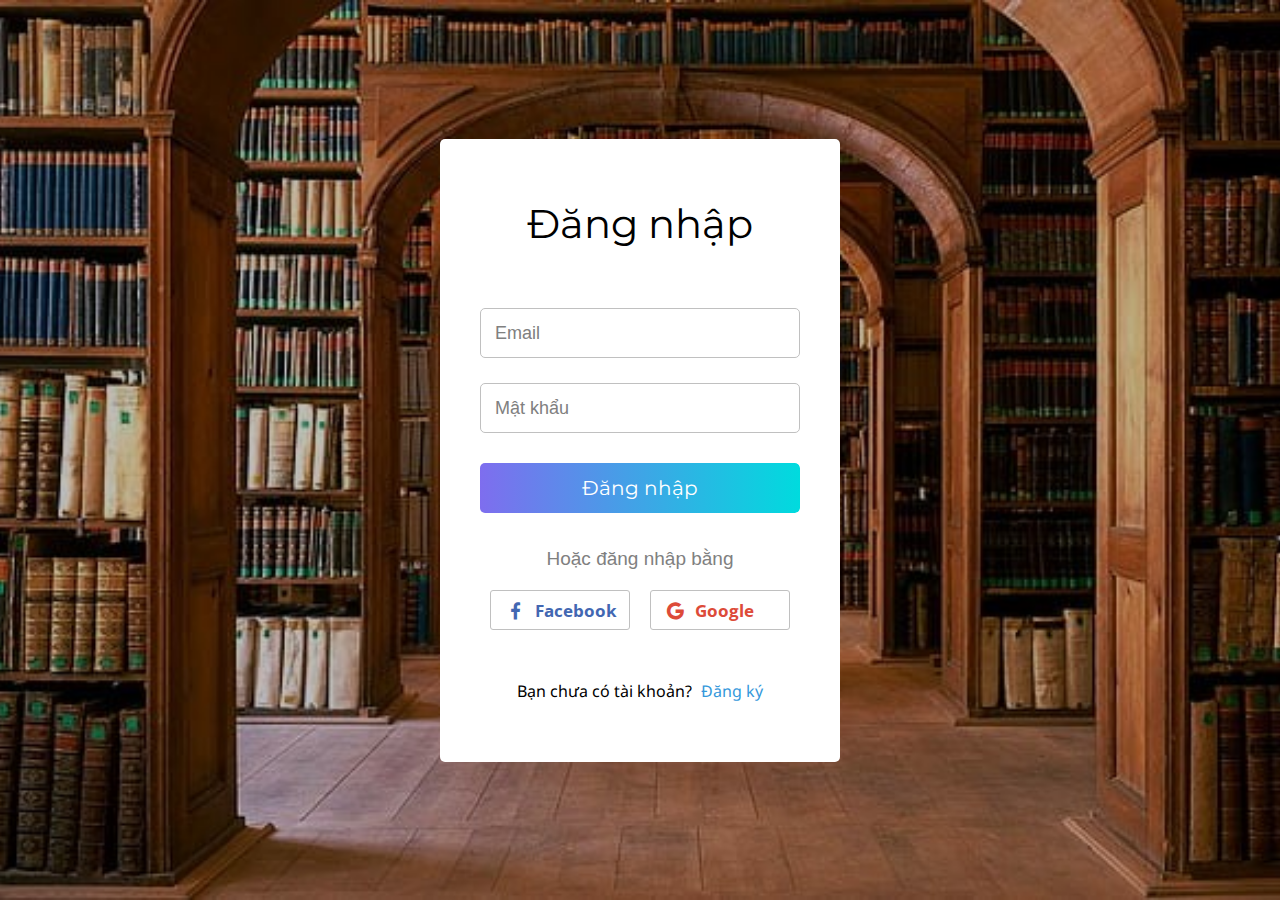
<file: test/web/login/login.html>
<!DOCTYPE html>
<html lang="en">
<head>
    <meta charset="UTF-8">
    <meta http-equiv="X-UA-Compatible" content="IE=edge">
    <meta name="viewport" content="width=device-width, initial-scale=1.0">
    <link rel="icon" href="../../assets/img/icon2.png" type="image/x-icon">
    <!-- Icon -->
    <link href='https://unpkg.com/boxicons@2.1.4/css/boxicons.min.css' rel='stylesheet'>
    <link rel="stylesheet" href="https://unicons.iconscout.com/release/v4.0.0/css/line.css">

    <!-- CSS -->
    <link rel="stylesheet" href="login.css">

    <!-- JS -->
    <script src="login.js" defer></script>

    <title>Đăng nhập</title>
</head>
<body>
    <div class="container">
        <header>Đăng nhập</header>
        <form>
            <div class="input-field">
                <input type="text" required>
                <label>Email</label>
            </div>

            <div class="input-field">
                <input class="pswrd" type="password" required>
                <i class="show uil uil-eye-slash"></i>
                <label>Mật khẩu</label>
            </div>
            
            <div class="button">
                <div class="inner"></div>
                <button>Đăng nhập</button>
            </div>
        </form>

        <div class="auth">Hoặc đăng nhập bằng</div>

        <div class="links">

            <div class="facebook">
                <i class='bx bxl-facebook'><span>Facebook</span></i>
            </div>

            <div class="google">
                <i class='bx bxl-google'><span>Google</span></i>
            </div>

        </div>

        <div class="signup">
            Bạn chưa có tài khoản? <a href="../signup/signup.html">Đăng ký</a>
        </div>
    </div>
</body>
</html>
</file>
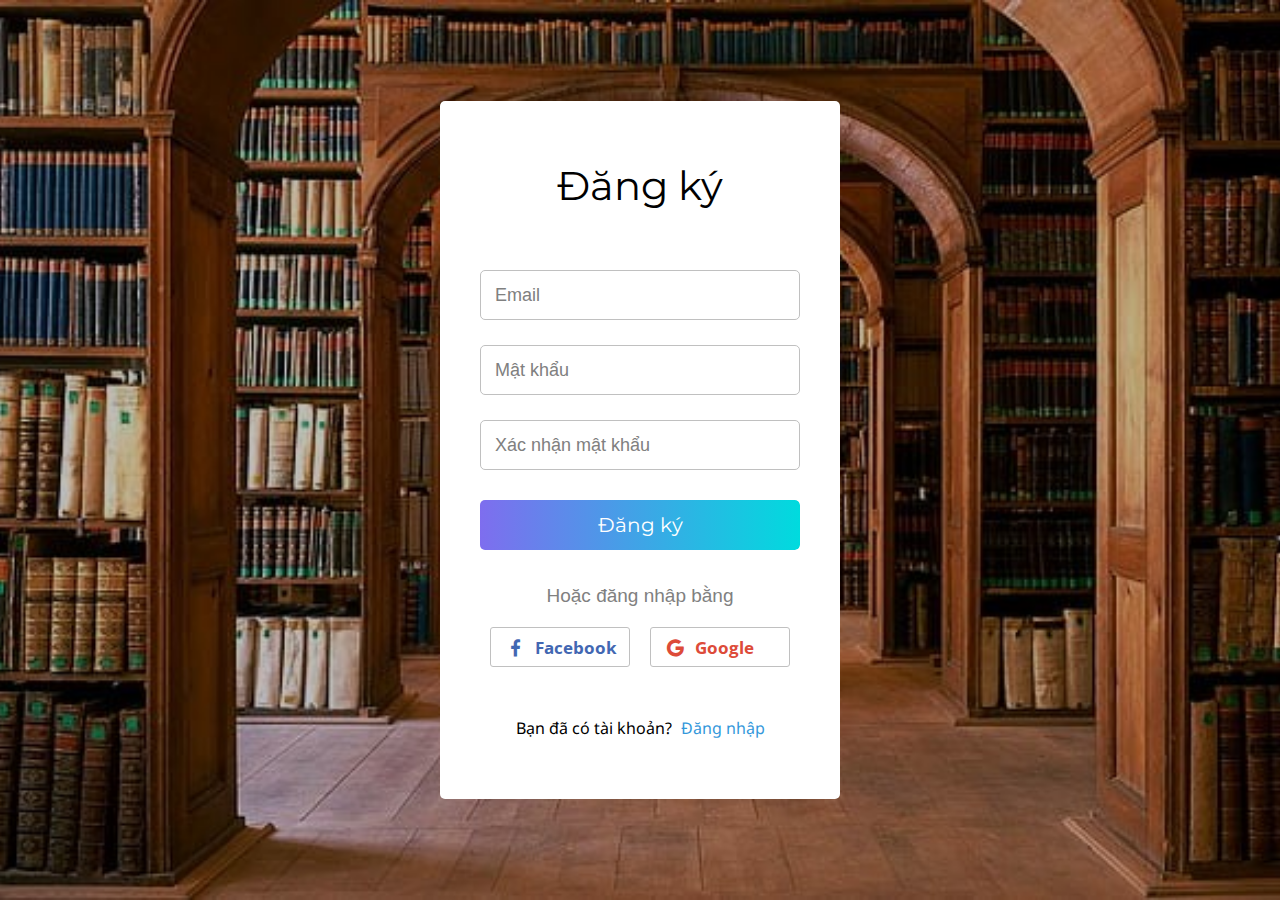
<file: test/web/signup/signup.html>
<!DOCTYPE html>
<html lang="en">

<head>
    <meta charset="UTF-8">
    <meta http-equiv="X-UA-Compatible" content="IE=edge">
    <meta name="viewport" content="width=device-width, initial-scale=1.0">
    <link rel="icon" href="../../assets/img/icon2.png" type="image/x-icon">

    <!-- Icon -->
    <link href='https://unpkg.com/boxicons@2.1.4/css/boxicons.min.css' rel='stylesheet'>
    <link rel="stylesheet" href="https://unicons.iconscout.com/release/v4.0.0/css/line.css">

    <!-- CSS -->
    <link rel="stylesheet" href="signup.css">

    <!-- JS -->
    <script src="signup.js" defer></script>

    <title>Đăng ký</title>
</head>

<body>
    <div class="container">
        <header>Đăng ký</header>
        <form>
            <div class="input-field">
                <input type="text" required>
                <label>Email</label>
            </div>

            <div class="input-field">
                <input class="pswrd" type="password" required>
                <i class="show uil uil-eye-slash"></i>
                <label>Mật khẩu</label>
            </div>

            <div class="input-field">
                <input class="pswrd" type="password" required>
                <i class="show uil uil-eye-slash"></i>
                <label>Xác nhận mật khẩu</label>
            </div>

            <div class="button">
                <div class="inner"></div>
                <button>Đăng ký</button>
            </div>
        </form>

        <div class="auth">Hoặc đăng nhập bằng</div>

        <div class="links">

            <div class="facebook">
                <i class='bx bxl-facebook'><span>Facebook</span></i>
            </div>

            <div class="google">
                <i class='bx bxl-google'><span>Google</span></i>
            </div>

        </div>

        <div class="signup">
            Bạn đã có tài khoản? <a href="../login/login.html">Đăng nhập</a>
        </div>
    </div>
</body>

</html>
</file>
<file: test/web/login/login.css>
@import url('https://fonts.googleapis.com/css2?family=Montserrat:wght@600&family=Noto+Sans&family=Open+Sans:wght@700&display=swap');

* {
    padding: 0;
    margin: 0;
    box-sizing: border-box;
    border-radius: 5px;
}

body {

    display: flex;
    align-items: center;
    justify-content: center;
    text-align: center;
    height: 100vh;

    background: url(./img/login-bg.jpg);
    background-repeat: no-repeat;
    background-position: center;
    background-size: cover;

    font-family: sans-serif;
}

.container {
    position: relative;
    width: 400px;
    padding: 60px 40px;

    background-color: white;
}

header {
    font-size: 40px;
    font-family: 'Montserrat', sans-serif;

    margin-bottom: 60px;
}

.input-field, form .button {
    position: relative;
    margin: 25px 0;
    height: 50px;
    width: 100%;
}

.input-field input {
    height: 100%;
    width: 100%;
    padding-left: 15px;

    border: 1px solid silver;
    outline: none;

    font-size: 19px;

    transition: 0.4s;
}

input:focus {
    border: 1px solid #1da1f2;
}

.input-field label, i.show {
    position: absolute;
    top: 50%;
    transform: translateY(-50%);
    
}

.input-field label {
    left: 15px;

    pointer-events: none;
    
    font-size: 18px;
    color: grey;
    
    transition: 0.4s;
}

i.show {
    right: 20px;

    font-size: 18px;
    color: #111;

    cursor: pointer;

    user-select: none;

    visibility: hidden;
}

input:valid ~ i.show {
    visibility: visible;
}

input:focus ~ label,
input:valid ~ label {
    transform: translateY(-34px);

    background-color: white;

    font-size: 16px;
    color: #1da1f2;
}

form .button {
    margin-top: 30px;
    z-index: 111;

    overflow: hidden;

}

.button .inner {
    position: absolute;
    height: 100%;
    width: 200%;
    left: -100%;
    z-index: -1;

    background: -webkit-linear-gradient(right, #00dbde, #fc00ff);

    transition: all 0.4s;
}

.button:hover .inner {
    left: 0;
}

.button button {
    width: 100%;
    height: 100%;

    border: none;
    outline: none;

    background: none;

    font-family: 'Montserrat', sans-serif;
    font-size: 20px;
    color: white;

    cursor: pointer;
}

.container .auth {
    margin: 35px 0 20px 0;

    font-size: 19px;
    color: grey;
}

.links {
    display: flex;

    cursor: pointer;
}

.facebook, .google {
    height: 40px;
    width: 100%;
    margin: 0 10px;

    border: 1px solid silver;
    border-radius: 3px;

    transition: 0.4s;
}

.facebook:hover {
    border: 2px solid #4267b2;
}

.google:hover {
    border: 2px solid #dd4b39;
}

.facebook i, .facebook span {
    color: #4267b2;
}

.google i, .google span {
    color: #dd4b39;
}

.links i {
    font-size: 23px;

    line-height: 40px;
    margin-left: -90px;
}

.links span {
    position: absolute;
    padding-left: 8px;

    font-family: 'Open Sans', sans-serif;
    font-weight: bold;
    font-size: 17px;
}

.signup {
    margin-top: 50px;

    font-family: 'Noto Sans', sans-serif;
}

.signup a {
    color: #3498db;
    text-decoration: none;

    margin-left: 5px;

    transition: 0.4s;
}

.signup a:hover {
    text-decoration: underline;
}
</file>
<file: test/web/signup/signup.css>
@import url('https://fonts.googleapis.com/css2?family=Montserrat:wght@600&family=Noto+Sans&family=Open+Sans:wght@700&display=swap');

* {
    padding: 0;
    margin: 0;
    box-sizing: border-box;
    border-radius: 5px;
}

body {

    display: flex;
    align-items: center;
    justify-content: center;
    text-align: center;
    height: 100vh;

    background: url(./img/login-bg.jpg);
    background-repeat: no-repeat;
    background-position: center;
    background-size: cover;

    font-family: sans-serif;
}

.container {
    position: relative;
    width: 400px;
    padding: 60px 40px;

    background-color: #fff;
}

header {
    font-size: 40px;
    font-family: 'Montserrat', sans-serif;

    margin-bottom: 60px;
}

.input-field,
form .button {
    position: relative;
    margin: 25px 0;
    height: 50px;
    width: 100%;
}

.input-field input {
    height: 100%;
    width: 100%;
    padding-left: 15px;

    border: 1px solid silver;
    outline: none;

    font-size: 19px;

    transition: 0.4s;
}

input:focus {
    border: 1px solid #1da1f2;
}

.input-field label,
i.show {
    position: absolute;
    top: 50%;
    transform: translateY(-50%);

}

.input-field label {
    left: 15px;

    pointer-events: none;

    font-size: 18px;
    color: grey;

    transition: 0.4s;
}

i.show {
    right: 20px;

    font-size: 18px;
    color: #111;

    cursor: pointer;

    user-select: none;

    visibility: hidden;
}

input:valid~i.show {
    visibility: visible;
}

input:focus~label,
input:valid~label {
    transform: translateY(-34px);

    background-color: white;

    font-size: 16px;
    color: #1da1f2;
}

form .button {
    margin-top: 30px;
    z-index: 111;

    overflow: hidden;

}

.button .inner {
    position: absolute;
    height: 100%;
    width: 200%;
    left: -100%;
    z-index: -1;

    background: -webkit-linear-gradient(right, #00dbde, #fc00ff);

    transition: all 0.4s;
}

.button:hover .inner {
    left: 0;
}

.button button {
    width: 100%;
    height: 100%;

    border: none;
    outline: none;

    background: none;

    font-family: 'Montserrat', sans-serif;
    font-size: 20px;
    color: white;

    cursor: pointer;
}

.container .auth {
    margin: 35px 0 20px 0;

    font-size: 19px;
    color: grey;
}

.links {
    display: flex;

    cursor: pointer;
}

.facebook,
.google {
    height: 40px;
    width: 100%;
    margin: 0 10px;

    border: 1px solid silver;
    border-radius: 3px;

    transition: 0.4s;
}

.facebook:hover {
    border: 2px solid #4267b2;
}

.google:hover {
    border: 2px solid #dd4b39;
}

.facebook i,
.facebook span {
    color: #4267b2;
}

.google i,
.google span {
    color: #dd4b39;
}

.links i {
    font-size: 23px;

    line-height: 40px;
    margin-left: -90px;
}

.links span {
    position: absolute;
    padding-left: 8px;

    font-family: 'Open Sans', sans-serif;
    font-weight: bold;
    font-size: 17px;
}

.signup {
    margin-top: 50px;

    font-family: 'Noto Sans', sans-serif;
}

.signup a {
    color: #3498db;
    text-decoration: none;

    margin-left: 5px;

    transition: 0.4s;
}

.signup a:hover {
    text-decoration: underline;
}
</file>
